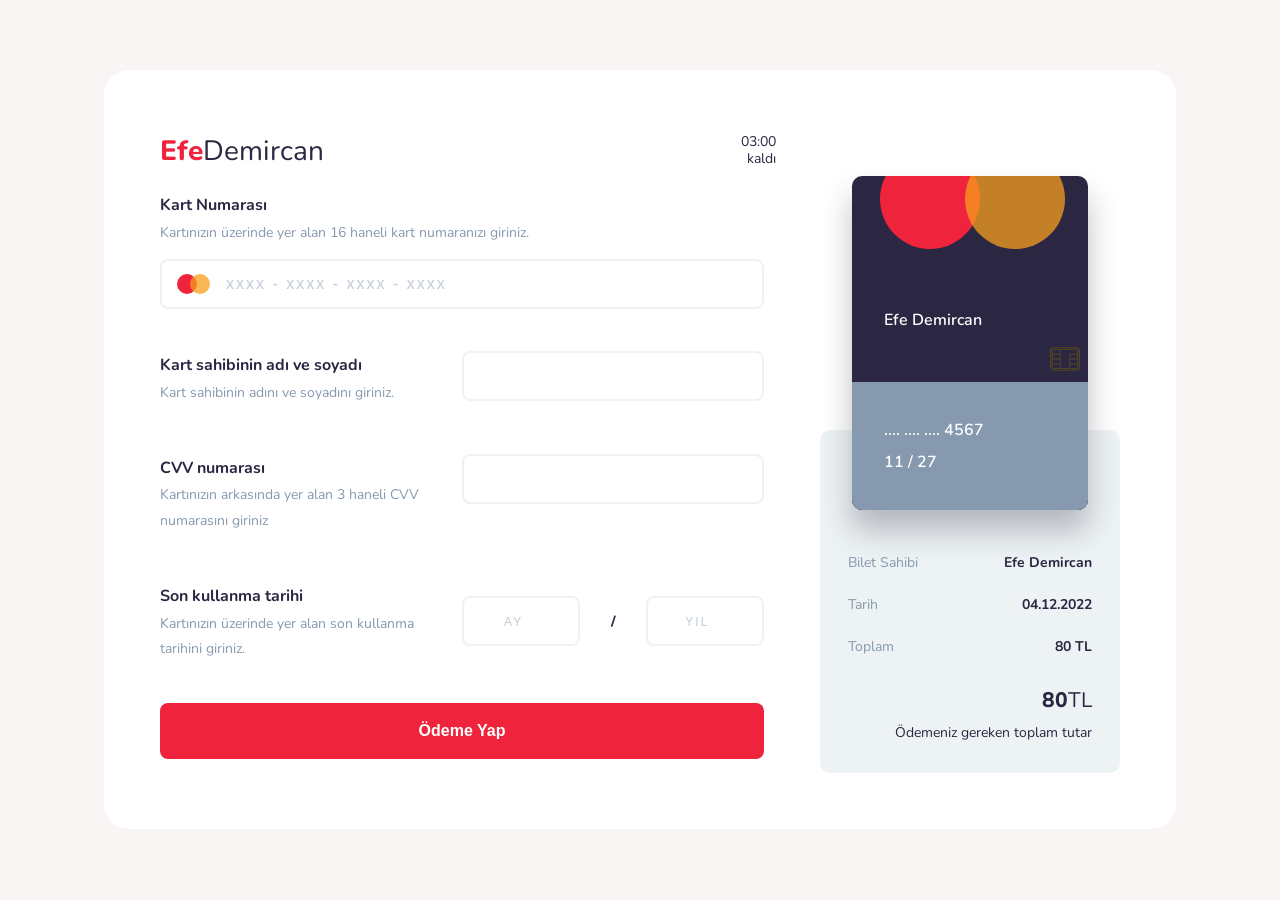
<file: odeme.html>
<!DOCTYPE html>
<html lang="en">

<head>
    <meta charset="UTF-8">
    <meta http-equiv="X-UA-Compatible" content="IE=edge">
    <meta name="viewport" content="width=device-width, initial-scale=1.0">
    <title>Ödeme Ekranı</title>
    <link rel="stylesheet" href="odeme.css">
</head>

<body>

    <div id="page" class="site">
        <div class="container">
            <div class="outer">
                <header>
                    <div class="logo">
                        <a href=""><strong>Efe</strong>Demircan</a>
                    </div>
                    <div class="time-left">
                        <time id="time">03:00</time>
                        <span>kaldı</span>
                    </div>
                </header>
                <section class="payment">
                    <div class="left">
                        <form action="" method="post">
                            <div class="card-number">
                                <p>Kart Numarası</p>
                                <span>Kartınızın üzerinde yer alan 16 haneli kart numaranızı giriniz.</span>
                                <div class="card-number-box">
                                    <input type="text" name="" id="credit-card" autocomplete="off"
                                        placeholder="xxxx - xxxx - xxxx - xxxx">
                                    <span class="cc-logo"></span>
                                </div>
                            </div>
                            <div class="card-holder">
                                <div class="text">
                                    <p>Kart sahibinin adı ve soyadı</p>
                                    <span>Kart sahibinin adını ve soyadını giriniz.</span>
                                </div>
                                <div class="input">
                                    <input type="text" id="card-name" autocomplete="off" required>
                                </div>
                            </div>
                            <div class="card cvv">
                                <div class="text">
                                    <p>CVV numarası</p>
                                    <span>Kartınızın arkasında yer alan 3 haneli CVV numarasını giriniz</span>
                                </div>
                                <div class="input">
                                    <input type="number" data-maxlength="4" required
                                        oninput="this.value=this.value.slice(0,this.dataset.maxlength)">
                                </div>
                            </div>
                            <div class="card-expiration">
                                <div class="text">
                                    <p>Son kullanma tarihi</p>
                                    <span>Kartınızın üzerinde yer alan son kullanma tarihini giriniz.</span>
                                </div>
                                <div class="input">
                                    <input type="number" id="exp-month" placeholder="AY" data-maxlength="2" required
                                        oninput="this.value=this.value.slice(0,this.dataset.maxlength)">
                                    <strong> / </strong>
                                    <input type="number" id="exp-year" placeholder="YIL" data-maxlength="2" required
                                        oninput="this.value=this.value.slice(0,this.dataset.maxlength)">
                                </div>
                            </div>
                            <button>Ödeme Yap</button>
                        </form>
                    </div>
                    <div class="right">
                        <div class="card-virtual">
                            <p class="cc-logo">
                            </p>
                            <p class="name-holder">Efe Demircan</p>
                            <p class="chip">
                                <?xml version="1.0" encoding="iso-8859-1"?>
<!-- Generator: Adobe Illustrator 19.0.0, SVG Export Plug-In . SVG Version: 6.00 Build 0)  -->
<svg version="1.1" id="Capa_1" xmlns="http://www.w3.org/2000/svg" xmlns:xlink="http://www.w3.org/1999/xlink" x="0px" y="0px"
	 viewBox="0 0 511 511" style="enable-background:new 0 0 511 511;" xml:space="preserve">
<path d="M455.5,56h-400C24.897,56,0,80.897,0,111.5v288C0,430.103,24.897,455,55.5,455h400c30.603,0,55.5-24.897,55.5-55.5v-288
	C511,80.897,486.103,56,455.5,56z M464,248H343v-56.5c0-4.687,3.813-8.5,8.5-8.5H464V248z M343,263h121v65H343V263z M479,223h17v65
	h-17V223z M479,208v-65h17v65H479z M464,168H351.5c-12.958,0-23.5,10.542-23.5,23.5V408H183V103h272.5c4.687,0,8.5,3.813,8.5,8.5
	V168z M168,248H47v-65h121V248z M32,288H15v-65h17V288z M47,263h121v65H47V263z M263,88V71h137v17H263z M248,88H111V71h137V88z
	 M168,103v65H47v-56.5c0-4.687,3.813-8.5,8.5-8.5H168z M32,208H15v-65h17V208z M15,303h17v65H15V303z M47,343h121v65H55.5
	c-4.687,0-8.5-3.813-8.5-8.5V343z M248,423v17H111v-17H248z M263,423h137v17H263V423z M343,408v-65h121v56.5
	c0,4.687-3.813,8.5-8.5,8.5H343z M479,303h17v65h-17V303z M496,111.5V128h-17v-16.5c0-12.958-10.542-23.5-23.5-23.5H415V71h40.5
	C477.832,71,496,89.168,496,111.5z M55.5,71H96v17H55.5C42.542,88,32,98.542,32,111.5V128H15v-16.5C15,89.168,33.168,71,55.5,71z
	 M15,399.5V383h17v16.5c0,12.958,10.542,23.5,23.5,23.5H96v17H55.5C33.168,440,15,421.832,15,399.5z M455.5,440H415v-17h40.5
	c12.958,0,23.5-10.542,23.5-23.5V383h17v16.5C496,421.832,477.832,440,455.5,440z"/>
<g>
</g>
<g>
</g>
<g>
</g>
<g>
</g>
<g>
</g>
<g>
</g>
<g>
</g>
<g>
</g>
<g>
</g>
<g>
</g>
<g>
</g>
<g>
</g>
<g>
</g>
<g>
</g>
<g>
</g>
</svg>

                            </p>
                            <p class="highlight">
                                <span class="last-digit" id="card-number">.... .... .... 4567</span>
                                <span class="expiry">
                                    <span class="exp-month">11</span> /
                                    <span class="exp-year">27</span>
                                </span>
                            </p>
                        </div>
                        <div class="receipt">
                            <ul>
                                <li>
                                    <span>Bilet Sahibi</span>
                                    <span>Efe Demircan</span>
                                </li>
                                <li>
                                    <span>Tarih</span>
                                    <span>04.12.2022</span>
                                </li>
                                <li>
                                    <span>Toplam</span>
                                    <span>80 TL</span>
                                </li>
                            </ul>
                            <div class="total">
                                <p class="price"><strong>80</strong>TL</p>
                                <p>Ödemeniz gereken toplam tutar</p>
                            </div>
                        </div>
                    </div>
                </section>
            </div>
        </div>
    </div>
    <script src="odeme.js"></script>
</body>

</html>
</file>
<file: odeme.css>
@import url('https://fonts.googleapis.com/css2?family=Nunito&display=swap');


:root {
    --main-color: #d90429;
    --main-ligther-color: #ef233c;
    --ligth-color: #8699ae;
    --ligther-color: #edf2f4;
    --dark-color: #2b2642;

    --font-smaller: 12px;
    --font-bigger: 16px;
}

* {
    margin: 0;
    padding: 0;
}

*,
::before,
::after {
    box-sizing: border-box;
}

html {
    scroll-behavior: smooth;
}

body {
    font-family: 'Nunito', sans-serif;
    font-size: 14px;
    font-weight: 400;
    line-height: 1.8;
    color: var(--dark-color);
    background-color: #f9f5f5;
}

a {
    text-decoration: none;
    color: inherit;
}

ul {
    list-style: none;
}

strong {
    font-weight: 800;
}


/* input::-webkit-outer-spin-button,
input::-webkit-outer-spin-button{
    -webkit-appearance: none;
    margin: 0;
} */



.container {
    max-width: 1100px;
    margin: 0 auto;
    padding: 0 1em;
}

.outer {
    margin-top: 5em;
    border-radius: 1.8em;
    padding: 4em 2em;
    background-color: white;
}

header {
    margin-bottom: 4em;
    display: flex;
    align-items: center;
    justify-content: space-between;
}

header .logo {
    font-size: 2em;
}

header .logo strong {
    color: var(--main-ligther-color);
}

header .time-left {
    display: flex;
    flex-direction: column;
    align-items: end;
    line-height: 1.2;
}

.payment,
.payment :where(form > div:not(.card-number), .card-expiration .input) {
    display: flex;
    align-items: center;
}

.payment {
    flex-direction: column-reverse;
    gap: 4ems;
}

.payment form>div {
    margin-bottom: 2.5em;
    flex-direction: column;
    align-items: stretch;
}

.payment form>div:not(.card-number)>div {
    flex: 1 0 50%;
    margin: 0.5em 0;
}

.payment .left p {
    font-size: var(--font-bigger);
    font-weight: 700;
}

.payment .left span {
    color: var(--ligth-color);
}

.payment .left input {
    font-weight: 600;
    font-size: var(--font-bigger);
    padding: 0 1em;
    line-height: 46px;
    border-radius: 8px;
    width: 100%;
    border: 2px solid var(--ligther-color);
    outline: transparent;
    -webkit-transition: all .3s ease-out;
    transition: all .3s ease-out;
}

.payment .left input::placeholder {
    font-weight: 300;
    font-family: inherit;
    letter-spacing: 2px;
    color: var(--ligth-color);
    font-size: var(--font-smaller);
    opacity: .5;
}

.payment .left input:focus {
    outline-color: var(--main-color);
    background-color: var(--ligther-color);
}

.payment .card-number-box {
    position: relative;
    margin-top: 1em;
}

.payment .card-number-box input {
    padding: 0 4em;
}

.payment .card-number-box input::placeholder {
    font-size: inherit;
}

.payment form .cc-logo {
    position: absolute;
    top: 50%;
    left: 1.2em;
    margin-top: -10px;
}

.payment .cc-logo::before,
.payment .cc-logo::after {
    content: '';
    position: relative;
    display: inline-block;
    width: 20px;
    height: 20px;
    border-radius: 50%;
    background-color: var(--main-ligther-color);
}

.payment .cc-logo::after {
    background-color: #f79e1c;
    margin-left: -7px;
    opacity: .75;
}

.payment .card-expiration .input {
    gap: 10%;
    text-align: center;
}

.payment .card-expiration input {
    text-align: center;
}

.payment form button {
    font-size: var(--font-bigger);
    font-weight: 600;
    border: 0;
    background-color: var(--main-ligther-color);
    color: white;
    line-height: 56px;
    border-radius: 8px;
    width: 100%;
    cursor: pointer;
    transition: all .3s e ase-out;
    -webkit-transition: all .3s ease-out;
}

.payment form button:hover {
    background-color: var(--main-color);
}

.payment .right {
    max-width: 300px;
    width: 100%;
}

.payment .card-virtual {
    position: relative;
    margin: 0 2em -5em;
    padding: 2em;
    line-height: 2em;
    font-size: var(--font-bigger);
    font-weight: 600;
    color: white;
    background-color: var(--dark-color);
    border-radius: 10px;
    box-shadow: rgb(43 45 66 / 30%) 0 20px 30px;
    z-index: 1;
    overflow: hidden;
}

.payment .card-virtual .cc-logo {
    position: relative;
    transform: scale(5);
    text-align: center;
}

.payment .card-virtual .name-holder {
    margin: 4em 0 0;
}

.payment .chip {
    display: flex;
    justify-content: end;
    align-items: center;
    margin: 0 -1.5em -1.5em;
    opacity: .5;
}

.payment .chip svg {
    width: 30px;
    fill: #7e6b00;
    margin-top: 0.5em;
}

.payment .card-virtual .highlight {
    position: relative;
    height: auto;
    margin: 2em -2em -2em;
    background-color: var(--ligth-color);
    border-radius: 0 0 10px 10px;
    padding: 2em;
    display: flex;
    flex-direction: column;
}

.payment .right .receipt {
    position: relative;
    padding: 8em 2em 2em;
    border-radius: 10px;
    background-color: var(--ligther-color);
}

.payment .right .receipt ul li {
    display: flex;
    justify-content: space-between;
    line-height: 3em;
    border-radius: 1px dotted var(--ligth-color);
}

.payment .right .receipt ul li span:first-child {
    color: var(--ligth-color);
}

.payment .right .receipt ul li span:last-child {
    font-weight: 700;
}

.payment .right .receipt .total {
    text-align: right;
    margin-top: 1em;
}

.payment .right .receipt .price {
    font-size: 1.5em;
}



@media screen and (min-width:576px) {
    .outer {
        padding: 4em;
    }

    .payment form>div {
        flex-direction: row;
    }

    .payment form>div .text {
        padding-right: 1em;
    }
}

@media screen and (min-width:992px) {
    header {
        max-width: 70%;
        padding-right: 4em;
        margin-bottom: 0;
    }

    .payment {
        flex-direction: row;
        gap: 0;
    }

    .payment .left {
        flex: 1 0 65%;
        padding-right: 4em;
    }

    .payment .right {
        flex: 1 0 35%;
        align-self: flex-end;
    }
}
</file>
